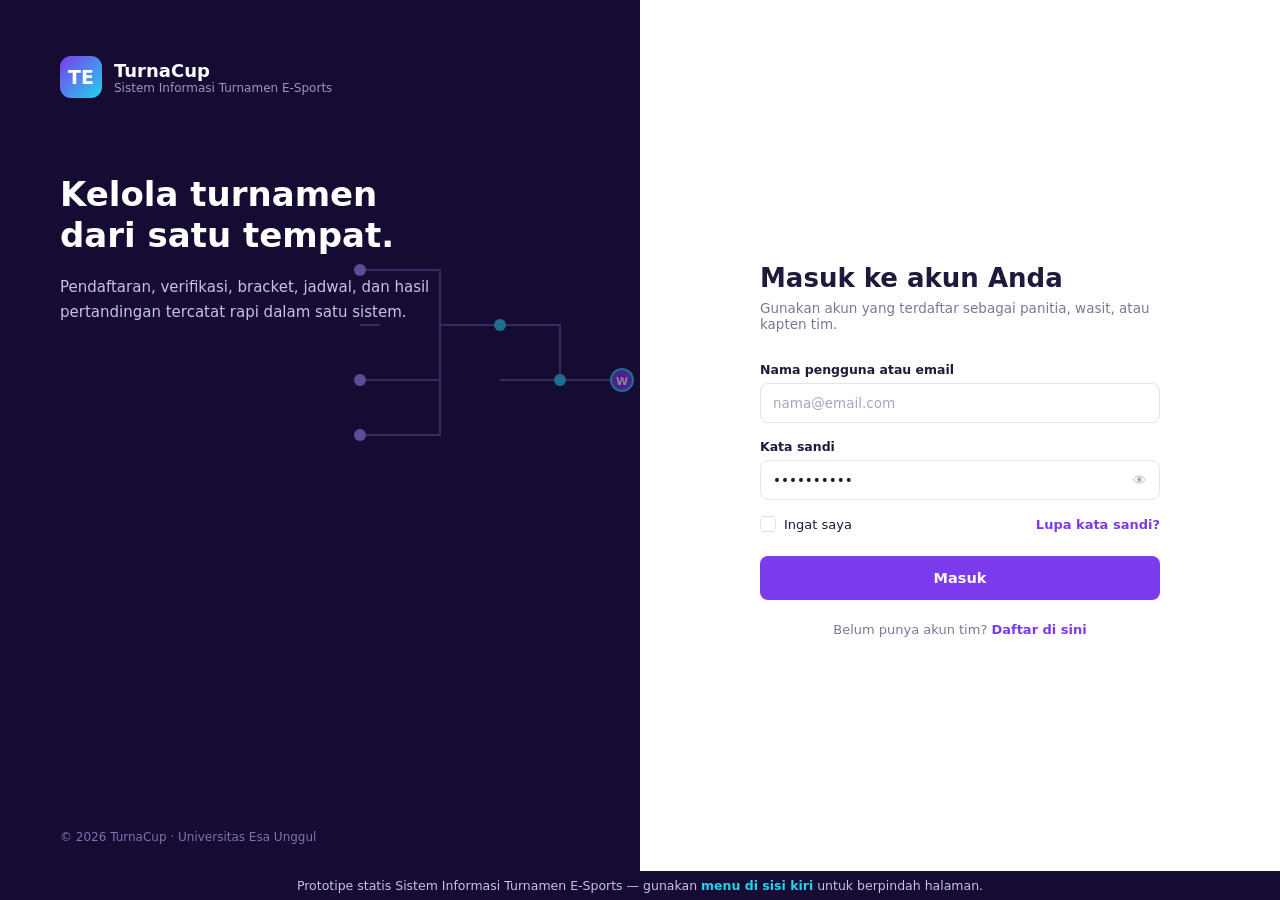
<file: index.html>
<!DOCTYPE html><html lang="id"><head><meta charset="utf-8">
<link rel="stylesheet" href="base.css">
<style>
body{display:flex}
.left{width:640px;background:var(--ink);color:#fff;padding:56px 60px;display:flex;flex-direction:column;justify-content:space-between;position:relative;overflow:hidden}
.right{flex:1;display:flex;align-items:center;justify-content:center;background:var(--surface)}
.fbox{width:400px}
.bk{position:absolute;right:-40px;top:230px;opacity:.5}
</style></head><body>
<div class="left">
  <div>
    <div class="logo" style="display:flex;align-items:center;gap:12px">
      <div class="mark" style="width:42px;height:42px;border-radius:11px;background:linear-gradient(135deg,var(--violet),var(--cyan));display:flex;align-items:center;justify-content:center;font-weight:700;font-size:19px">TE</div>
      <div><div style="font-size:18px;font-weight:700">TurnaCup</div>
      <div style="font-size:12px;color:#9C96BE">Sistem Informasi Turnamen E-Sports</div></div>
    </div>
    <div style="margin-top:76px;font-size:34px;font-weight:700;line-height:1.22">Kelola turnamen<br>dari satu tempat.</div>
    <div style="margin-top:18px;font-size:15px;color:#C9C2E8;line-height:1.65;max-width:400px">
      Pendaftaran, verifikasi, bracket, jadwal, dan hasil pertandingan tercatat rapi dalam satu sistem.</div>
  </div>
  <svg class="bk" width="330" height="250" viewBox="0 0 330 250">
    <g stroke="#5B4A8F" stroke-width="2" fill="none">
      <path d="M10 40 H90 V95 H150"/><path d="M10 150 H90 V95"/>
      <path d="M10 95 H30"/><path d="M150 95 H210 V150 H265"/>
      <path d="M10 205 H90 V150"/><path d="M150 150 H210"/>
    </g>
    <circle cx="10" cy="40" r="6" fill="#A78BFA"/><circle cx="10" cy="150" r="6" fill="#A78BFA"/>
    <circle cx="10" cy="205" r="6" fill="#A78BFA"/>
    <circle cx="150" cy="95" r="6" fill="#22D3EE"/><circle cx="210" cy="150" r="6" fill="#22D3EE"/>
    <circle cx="272" cy="150" r="11" fill="#7C3AED" stroke="#22D3EE" stroke-width="2"/>
    <text x="272" y="155" font-size="11" font-weight="700" fill="#fff" text-anchor="middle">W</text>
  </svg>
  <div style="font-size:12px;color:#7E72B0">© 2026 TurnaCup · Universitas Esa Unggul</div>
</div>
<div class="right"><div class="fbox">
  <div style="font-size:26px;font-weight:700">Masuk ke akun Anda</div>
  <div style="font-size:13.5px;color:var(--muted2);margin-top:7px;margin-bottom:30px">Gunakan akun yang terdaftar sebagai panitia, wasit, atau kapten tim.</div>
  <div class="fg"><label>Nama pengguna atau email</label>
    <div class="inp ph">nama@email.com</div></div>
  <div class="fg"><label>Kata sandi</label>
    <div class="inp" style="justify-content:space-between"><span>••••••••••</span><span style="color:#A9A4C0">👁</span></div></div>
  <div style="display:flex;justify-content:space-between;align-items:center;margin:6px 0 24px">
    <div style="font-size:13px;display:flex;align-items:center;gap:8px">
      <span style="width:16px;height:16px;border:1.5px solid var(--border);border-radius:4px;display:inline-block"></span>Ingat saya</div>
    <div style="font-size:13px;color:var(--violet);font-weight:600">Lupa kata sandi?</div>
  </div>
  <a href="dashboard.html" class="btn" style="width:100%;justify-content:center;height:44px;font-size:14.5px">Masuk</a>
  <div style="text-align:center;font-size:13px;color:var(--muted2);margin-top:22px">
    Belum punya akun tim? <span style="color:var(--violet);font-weight:600">Daftar di sini</span></div>
</div></div><div class="demo-note">Prototipe statis Sistem Informasi Turnamen E-Sports — gunakan <b>menu di sisi kiri</b> untuk berpindah halaman.</div></body></html>
</file>
<file: base.css>
*{margin:0;padding:0;box-sizing:border-box}
:root{
  --ink:#160B33; --ink2:#241350; --panel:#2C1A5E;
  --violet:#7C3AED; --violetLt:#A78BFA; --cyan:#22D3EE;
  --canvas:#F5F3FC; --surface:#FFFFFF; --border:#E6E1F7;
  --text:#1E1A3C; --muted:#6B7280; --muted2:#7C7796;
  --green:#10B981; --greenBg:#ECFDF5;
  --amber:#F59E0B; --amberBg:#FFFBEB;
  --red:#EF4444; --redBg:#FEF2F2;
}
body{min-width:1180px;min-height:100vh;font-family:system-ui,-apple-system,"Segoe UI",Roboto,"DejaVu Sans",sans-serif;background:var(--canvas);color:var(--text);display:flex}
.sidebar{width:250px;position:sticky;top:0;align-self:flex-start;height:100vh;background:var(--ink);color:#fff;flex-shrink:0;display:flex;flex-direction:column;padding:26px 0}
.brand{padding:0 24px 26px;border-bottom:1px solid #33235f;margin-bottom:18px}
.brand .logo{display:flex;align-items:center;gap:11px}
.brand .mark{width:36px;height:36px;border-radius:9px;background:linear-gradient(135deg,var(--violet),var(--cyan));display:flex;align-items:center;justify-content:center;font-weight:700;font-size:17px;color:#fff}
.brand .nm{font-size:15px;font-weight:700;letter-spacing:.2px}
.brand .sub{font-size:11px;color:#9C96BE;margin-top:2px}
.nav{flex:1;padding:0 14px}
.nav .grp{font-size:10px;letter-spacing:1.6px;color:#7E72B0;padding:14px 10px 7px;font-weight:700}
.nav a{display:flex;align-items:center;gap:11px;padding:10px 12px;border-radius:8px;color:#C9C2E8;text-decoration:none;font-size:13.5px;margin-bottom:2px}
.nav a .ic{width:17px;text-align:center;opacity:.85;font-size:14px}
.nav a.on{background:var(--violet);color:#fff;font-weight:600}
.nav a.on .ic{opacity:1}
.userbox{padding:14px 20px 0;border-top:1px solid #33235f;margin-top:10px;display:flex;align-items:center;gap:10px}
.userbox .av{width:34px;height:34px;border-radius:50%;background:var(--cyan);color:var(--ink);display:flex;align-items:center;justify-content:center;font-weight:700;font-size:13px}
.userbox .un{font-size:13px;font-weight:600}
.userbox .ur{font-size:11px;color:#9C96BE}

.main{flex:1;display:flex;flex-direction:column;min-width:0}
.topbar{height:64px;background:var(--surface);border-bottom:1px solid var(--border);display:flex;align-items:center;justify-content:space-between;padding:0 28px;flex-shrink:0}
.crumb{font-size:12px;color:var(--muted2)}
.crumb b{color:var(--text)}
.topR{display:flex;align-items:center;gap:14px}
.search{width:270px;height:36px;border:1px solid var(--border);border-radius:8px;background:var(--canvas);display:flex;align-items:center;padding:0 12px;gap:8px;font-size:13px;color:#8A85A6}
.iconbtn{width:36px;height:36px;border:1px solid var(--border);border-radius:8px;background:var(--surface);display:flex;align-items:center;justify-content:center;font-size:15px;position:relative}
.dot{position:absolute;top:6px;right:7px;width:7px;height:7px;border-radius:50%;background:var(--red)}
.content{flex:1;padding:24px 28px}
.phead{display:flex;justify-content:space-between;align-items:flex-start;margin-bottom:18px}
.ptitle{font-size:23px;font-weight:700;letter-spacing:-.2px}
.psub{font-size:13px;color:var(--muted2);margin-top:4px}
.btn{height:38px;padding:0 16px;border-radius:8px;border:none;background:var(--violet);color:#fff;font-size:13.5px;font-weight:600;display:inline-flex;align-items:center;gap:7px;cursor:pointer}
.btn.gh{background:var(--surface);color:var(--text);border:1px solid var(--border)}
.btn.gr{background:var(--green)}
.card{background:var(--surface);border:1px solid var(--border);border-radius:12px}
.ctitle{font-size:15px;font-weight:700;padding:16px 18px;border-bottom:1px solid var(--border);display:flex;justify-content:space-between;align-items:center}
.ctitle .lnk{font-size:12.5px;color:var(--violet);font-weight:600}
table{width:100%;border-collapse:collapse}
th{text-align:left;font-size:11px;letter-spacing:.7px;color:var(--muted2);text-transform:uppercase;padding:11px 18px;border-bottom:1px solid var(--border);font-weight:700}
td{padding:12px 18px;font-size:13px;border-bottom:1px solid #F2EFFA}
tr:last-child td{border-bottom:none}
.badge{display:inline-flex;align-items:center;gap:5px;padding:3px 10px;border-radius:20px;font-size:11.5px;font-weight:700}
.b-ok{background:var(--greenBg);color:#12805E}
.b-wait{background:var(--amberBg);color:#B45309}
.b-no{background:var(--redBg);color:#B91C1C}
.b-info{background:#EDE7FB;color:#5B21B6}
.stat{padding:18px}
.stat .lb{font-size:12px;color:var(--muted2);font-weight:600}
.stat .vl{font-size:30px;font-weight:700;margin-top:7px;letter-spacing:-.5px}
.stat .dl{font-size:11.5px;margin-top:5px;color:var(--green);font-weight:600}
.grid4{display:grid;grid-template-columns:repeat(4,1fr);gap:16px}
.grid2{display:grid;grid-template-columns:1fr 1fr;gap:16px}
label{display:block;font-size:12.5px;font-weight:600;margin-bottom:6px}
.inp{width:100%;height:40px;border:1px solid var(--border);border-radius:8px;padding:0 12px;font-size:13.5px;background:var(--surface);display:flex;align-items:center;color:var(--text)}
.inp.ph{color:#A9A4C0}
.hint{font-size:11.5px;color:var(--muted2);margin-top:5px}
.fg{margin-bottom:16px}
.avt{width:30px;height:30px;border-radius:7px;background:#EDE7FB;color:var(--violet);display:inline-flex;align-items:center;justify-content:center;font-size:11.5px;font-weight:700;margin-right:9px;vertical-align:middle}

a{text-decoration:none;color:inherit}
.nav a{cursor:pointer;transition:background .12s}
.nav a[href]:hover{background:#2C1A5E}
.nav a.on[href]:hover{background:var(--violet)}
.btn[href],.crumb a,.lnk{cursor:pointer}
.btn[href]:hover{filter:brightness(1.07)}
.demo-note{position:fixed;left:0;right:0;bottom:0;background:#160B33;color:#C9C2E8;
  font-size:12.5px;text-align:center;padding:7px 12px;z-index:99;
  font-family:system-ui,-apple-system,"Segoe UI",Roboto,sans-serif}
.demo-note b{color:#22D3EE}
</file>
